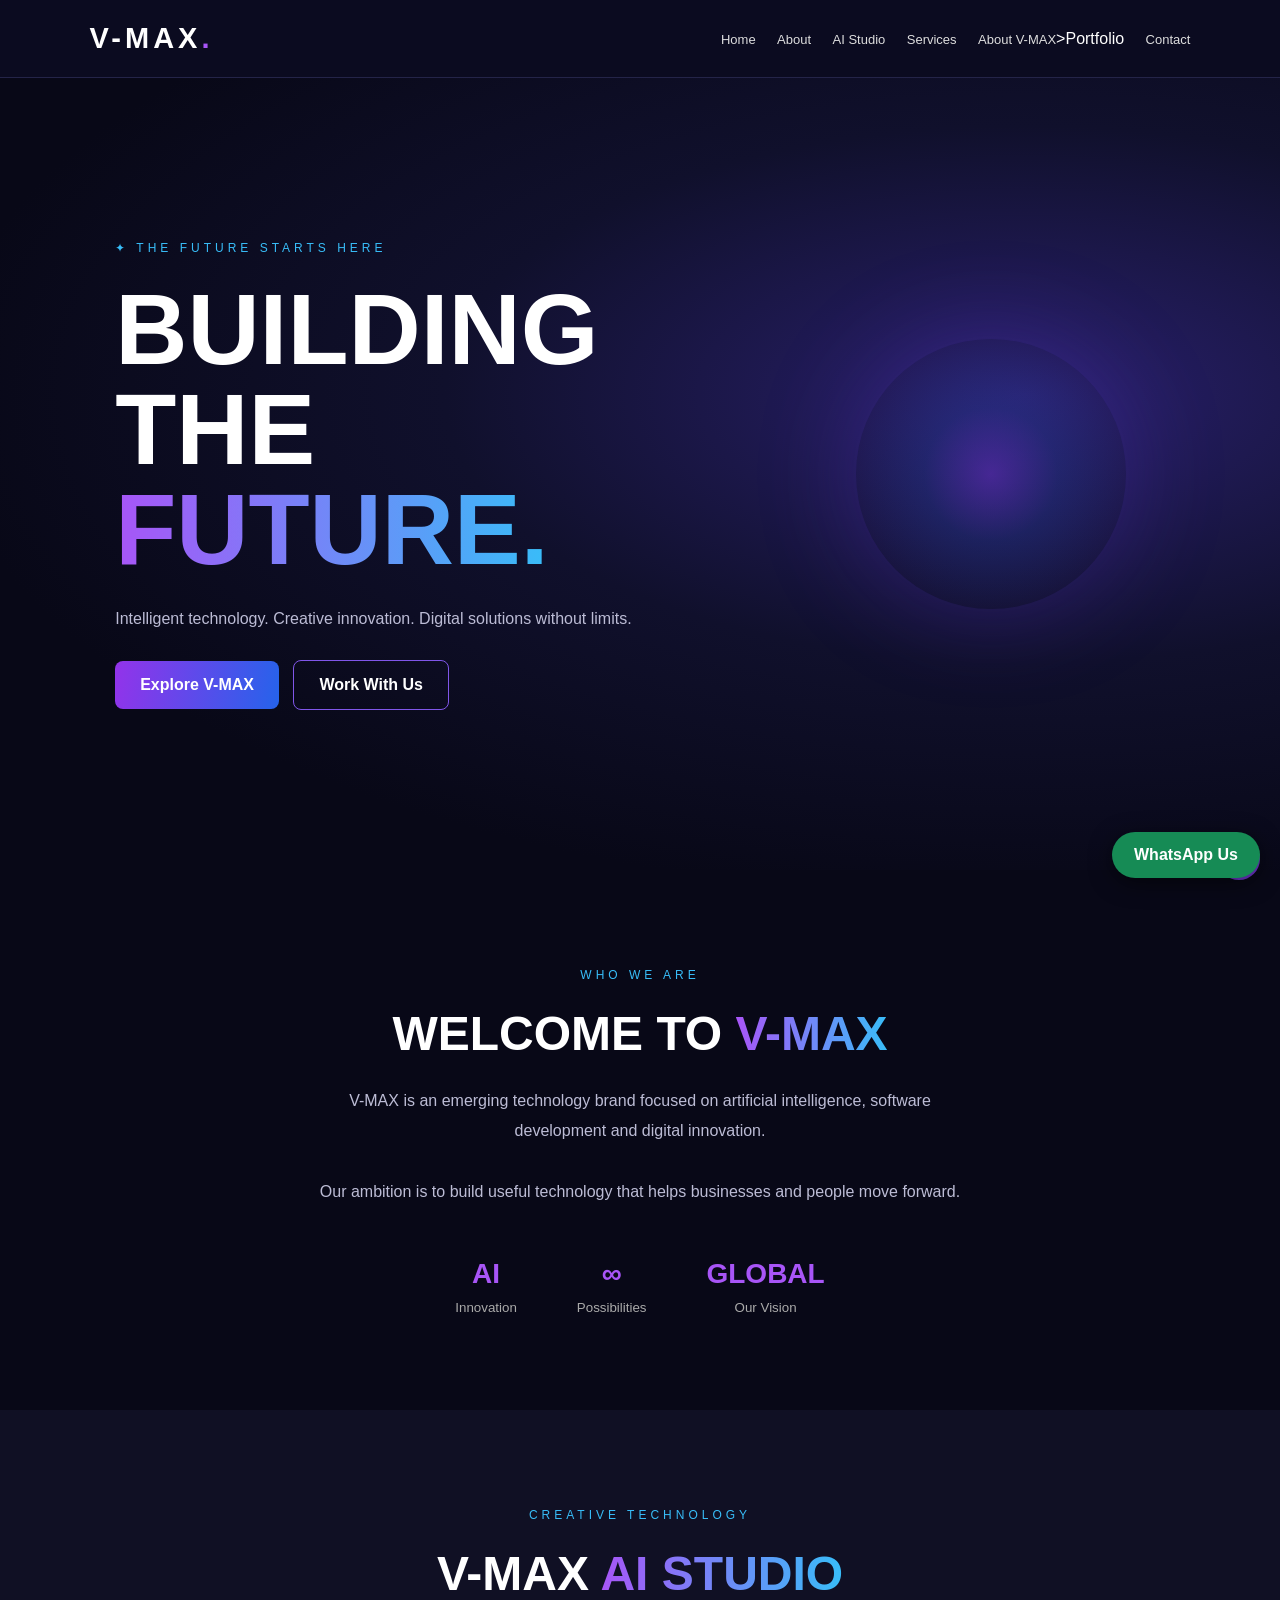
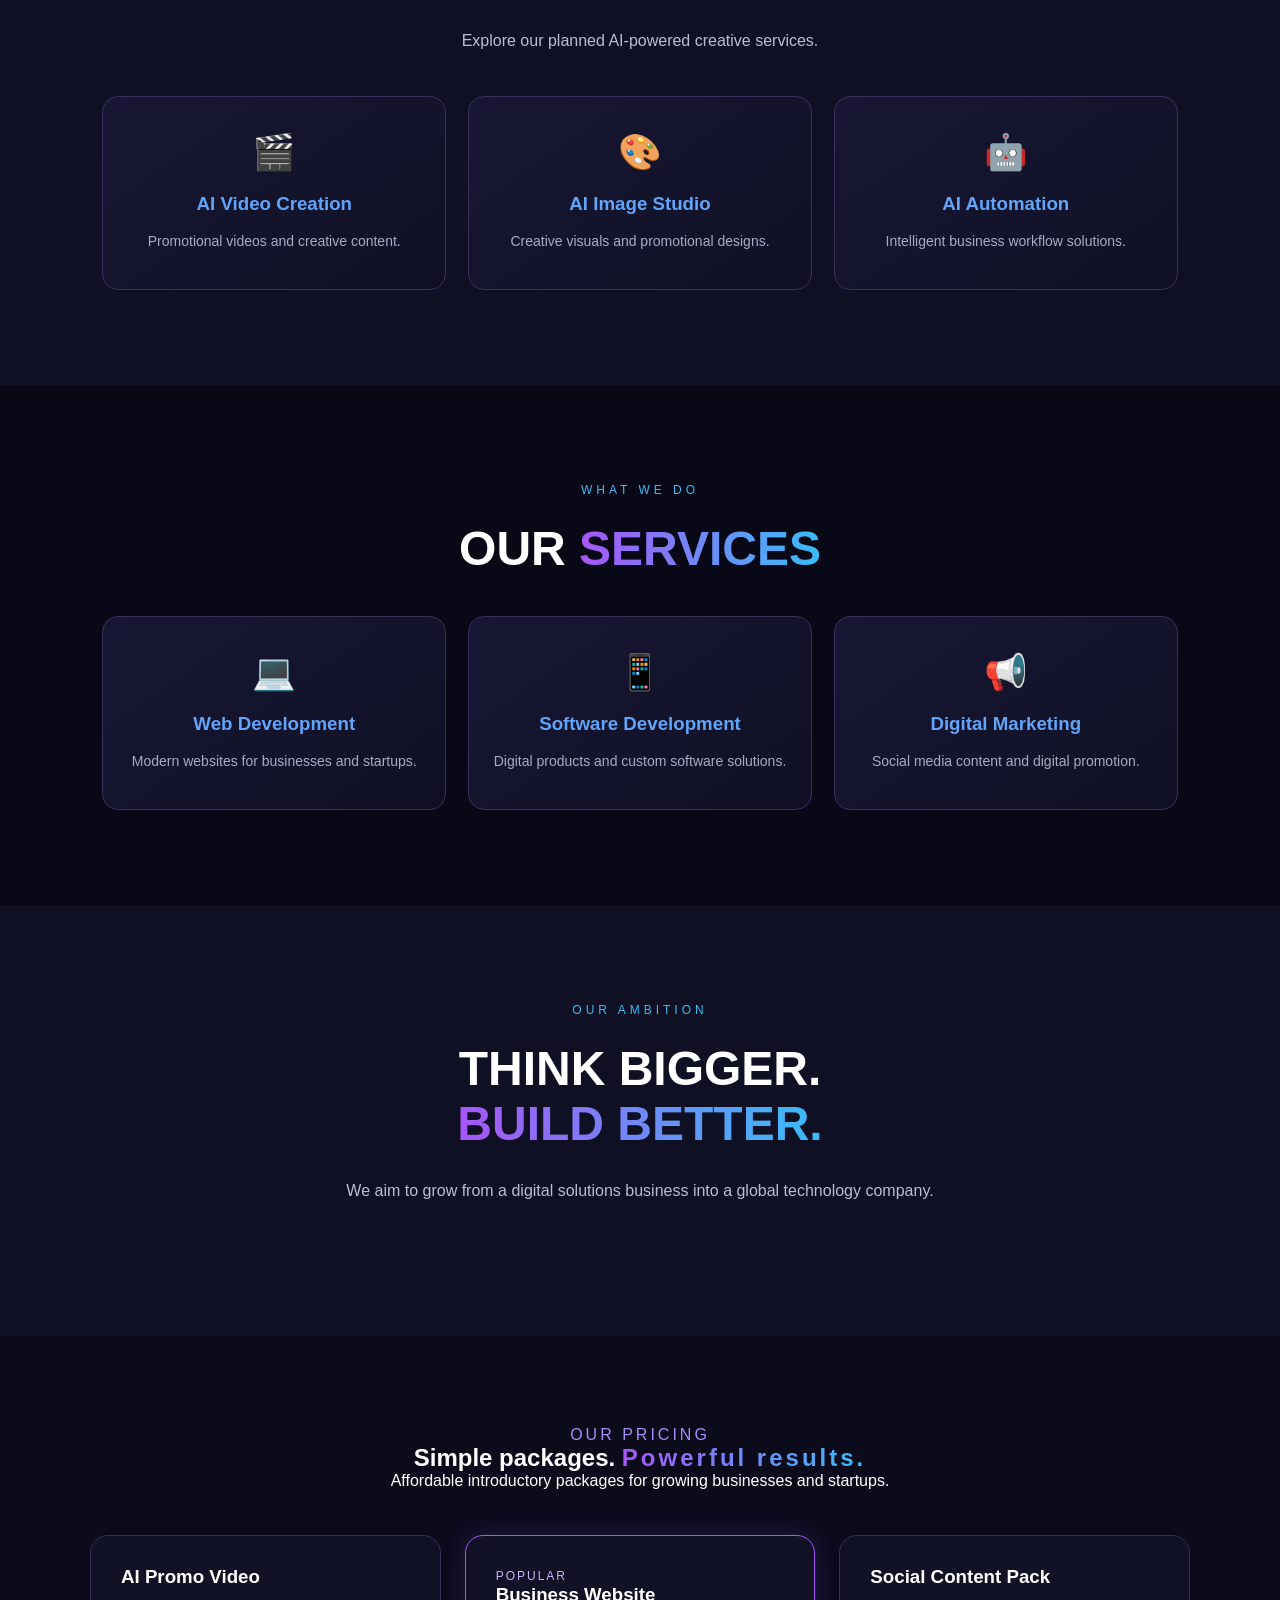
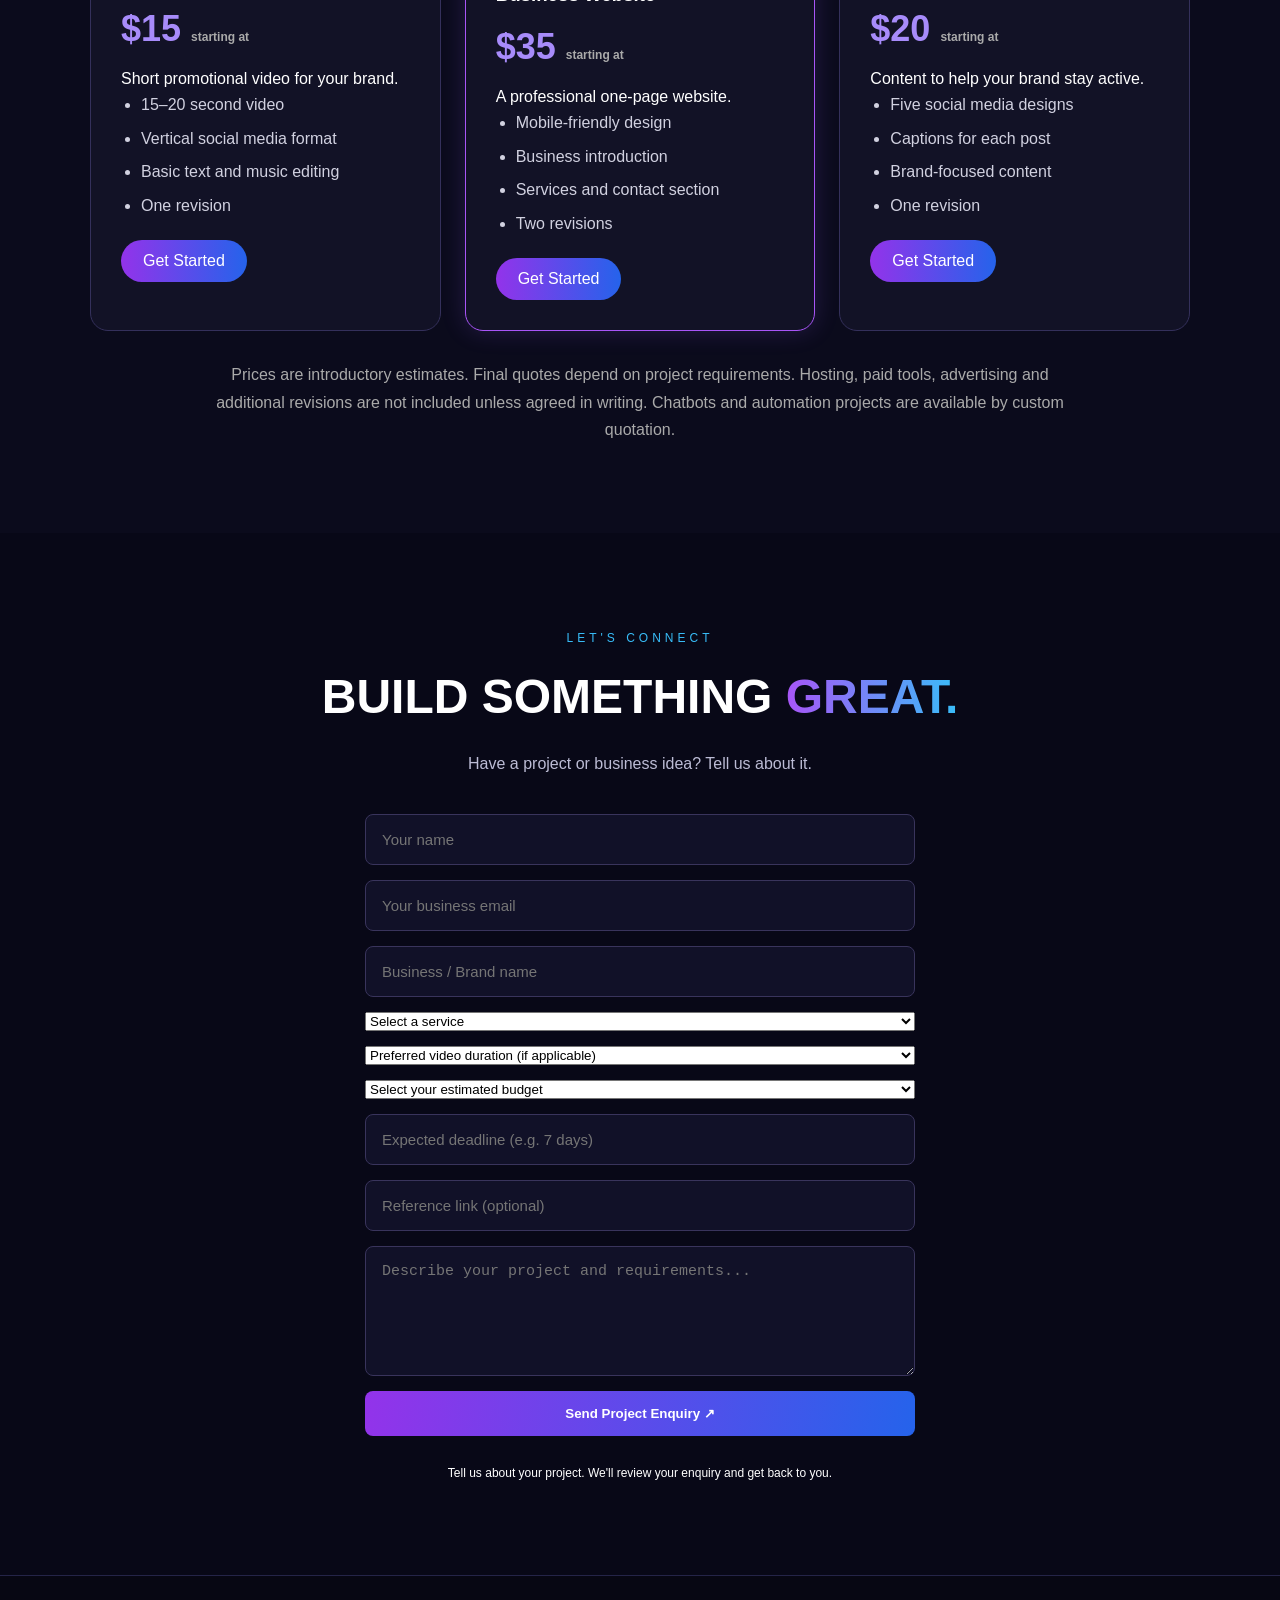
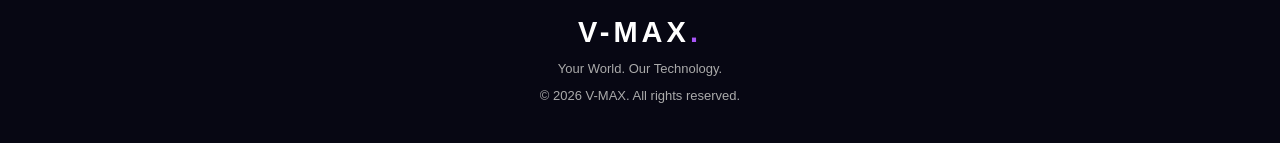
<file: index.html>
<!DOCTYPE html>
<html lang="en">
<head>
<meta charset="UTF-8">
<meta name="viewport" content="width=device-width, initial-scale=1.0">
<meta name="description" content="V-MAX provides AI solutions, software development and digital services for businesses worldwide.">
<title>V-MAX | Your World. Our Technology.</title>
<link rel="stylesheet" href="css/style.css">
<meta name="google-site-verification" content="4__phMp5_5lDzVikwB9HYrnUKyFtvqkZDDyg4TeCNyY" />
</head>
<body>

<header>
 <a class="logo" href="#home">V-MAX<span>.</span></a>
 <nav>
  <a href="#home">Home</a>
  <a href="#about">About</a>
  <a href="#studio">AI Studio</a>
  <a href="#services">Services</a>
  <a href="portfolio.html"
<a href="company/">About V-MAX</a>>Portfolio</a>
<a href="#contact">Contact</a>
 </nav>
</header>

<section class="hero" id="home">
 <div class="hero-content reveal">
  <div class="badge">✦ THE FUTURE STARTS HERE</div>
  <h1>BUILDING<br>THE <span>FUTURE.</span></h1>
  <p>Intelligent technology. Creative innovation.
  Digital solutions without limits.</p>
  <a href="#services" class="btn">Explore V-MAX</a>
  <a href="#contact" class="btn secondary">Work With Us</a>
 </div>
 <div class="orb"></div>
</section>

<section id="about" class="section">
 <div class="badge">WHO WE ARE</div>
 <h2>WELCOME TO <span>V-MAX</span></h2>
 <p class="description">
 V-MAX is an emerging technology brand focused on
 artificial intelligence, software development and
 digital innovation.
 <br><br>
 Our ambition is to build useful technology that
 helps businesses and people move forward.
 </p>
 <div class="stats">
  <div><strong>AI</strong><small>Innovation</small></div>
  <div><strong>∞</strong><small>Possibilities</small></div>
  <div><strong>GLOBAL</strong><small>Our Vision</small></div>
 </div>
</section>

<section id="studio" class="section dark">
 <div class="badge">CREATIVE TECHNOLOGY</div>
 <h2>V-MAX <span>AI STUDIO</span></h2>
 <p class="description">
 Explore our planned AI-powered creative services.
 </p>
 <div class="grid">
  <div class="card"><div class="icon">🎬</div>
   <h3>AI Video Creation</h3>
   <p>Promotional videos and creative content.</p>
  </div>
  <div class="card"><div class="icon">🎨</div>
   <h3>AI Image Studio</h3>
   <p>Creative visuals and promotional designs.</p>
  </div>
  <div class="card"><div class="icon">🤖</div>
   <h3>AI Automation</h3>
   <p>Intelligent business workflow solutions.</p>
  </div>
 </div>
</section>

<section id="services" class="section">
 <div class="badge">WHAT WE DO</div>
 <h2>OUR <span>SERVICES</span></h2>
 <div class="grid">
  <div class="card">
   <div class="icon">💻</div>
   <h3>Web Development</h3>
   <p>Modern websites for businesses and startups.</p>
  </div>
  <div class="card">
   <div class="icon">📱</div>
   <h3>Software Development</h3>
   <p>Digital products and custom software solutions.</p>
  </div>
  <div class="card">
   <div class="icon">📢</div>
   <h3>Digital Marketing</h3>
   <p>Social media content and digital promotion.</p>
  </div>
 </div>
</section>

<section class="section dark">
 <div class="badge">OUR AMBITION</div>
 <h2>THINK BIGGER.<br><span>BUILD BETTER.</span></h2>
 <p class="description">
 We aim to grow from a digital solutions business
 into a global technology company.
 </p>
</section>


<section id="pricing" class="pricing-section">
  <div class="section-heading">
    <span>OUR PRICING</span>
    <h2>Simple packages. <span>Powerful results.</span></h2>
    <p>Affordable introductory packages for growing businesses and startups.</p>
  </div>

  <div class="pricing-grid">
    <div class="pricing-card">
      <h3>AI Promo Video</h3>
      <div class="price">$15 <small>starting at</small></div>
      <p>Short promotional video for your brand.</p>
      <ul>
        <li>15–20 second video</li>
        <li>Vertical social media format</li>
        <li>Basic text and music editing</li>
        <li>One revision</li>
      </ul>
      <a href="#contact" class="pricing-btn">Get Started</a>
    </div>

    <div class="pricing-card featured">
      <span class="popular-tag">POPULAR</span>
      <h3>Business Website</h3>
      <div class="price">$35 <small>starting at</small></div>
      <p>A professional one-page website.</p>
      <ul>
        <li>Mobile-friendly design</li>
        <li>Business introduction</li>
        <li>Services and contact section</li>
        <li>Two revisions</li>
      </ul>
      <a href="#contact" class="pricing-btn">Get Started</a>
    </div>

    <div class="pricing-card">
      <h3>Social Content Pack</h3>
      <div class="price">$20 <small>starting at</small></div>
      <p>Content to help your brand stay active.</p>
      <ul>
        <li>Five social media designs</li>
        <li>Captions for each post</li>
        <li>Brand-focused content</li>
        <li>One revision</li>
      </ul>
      <a href="#contact" class="pricing-btn">Get Started</a>
    </div>
  </div>

  <p class="pricing-note">
    Prices are introductory estimates. Final quotes depend on project
    requirements. Hosting, paid tools, advertising and additional revisions
    are not included unless agreed in writing. Chatbots and automation
    projects are available by custom quotation.
  </p>
</section>

<section id="contact" class="section">
 <div class="badge">LET'S CONNECT</div>
 <h2>BUILD SOMETHING <span>GREAT.</span></h2>
 <p class="description">
 Have a project or business idea? Tell us about it.
 </p>

 
<form id="contactForm">

  <input id="name" type="text"
    placeholder="Your name" required>

  <input id="email" type="email"
    placeholder="Your business email" required>

  <input id="businessName" type="text"
    placeholder="Business / Brand name" required>

  <select id="subject" required>
    <option value="">Select a service</option>
    <option>AI Promotional Video</option>
    <option>Business Website Development</option>
    <option>Social Media Content</option>
    <option>AI Chatbot</option>
    <option>Business Automation</option>
    <option>Other Project</option>
  </select>

  <select id="duration">
    <option value="">Preferred video duration (if applicable)</option>
    <option>15 seconds</option>
    <option>30 seconds</option>
    <option>60 seconds</option>
    <option>More than 60 seconds</option>
    <option>Not applicable</option>
  </select>

  <select id="budget" required>
    <option value="">Select your estimated budget</option>
    <option>Under $25</option>
    <option>$25–$50</option>
    <option>$50–$100</option>
    <option>$100–$250</option>
    <option>$250+</option>
    <option>Need a quotation</option>
  </select>

  <input id="deadline" type="text"
    placeholder="Expected deadline (e.g. 7 days)">

  <input id="referenceLink" type="url"
    placeholder="Reference link (optional)">

  <textarea id="message"
    placeholder="Describe your project and requirements..."
    required></textarea>

  <button class="btn" type="submit">
    Send Project Enquiry ↗
  </button>

</form>

 <p id="formStatus"></p>

 <p class="contact-note">
 Tell us about your project. We'll review your enquiry and get back to you.
 </p>
</section>

<footer>
 <a class="logo" href="#home">V-MAX<span>.</span></a>
 <p>Your World. Our Technology.</p>
 <p>© 2026 V-MAX. All rights reserved.</p>
</footer>

<a class="top" href="#home">↑</a>

<script src="js/app.js"></script>

<a id="vmax-whatsapp"
href="https://wa.me/919245588302?text=Hello%20V-MAX!%20I%20am%20interested%20in%20your%20services."
target="_blank" rel="noopener">WhatsApp Us</a>

</body>
</html>
</file>
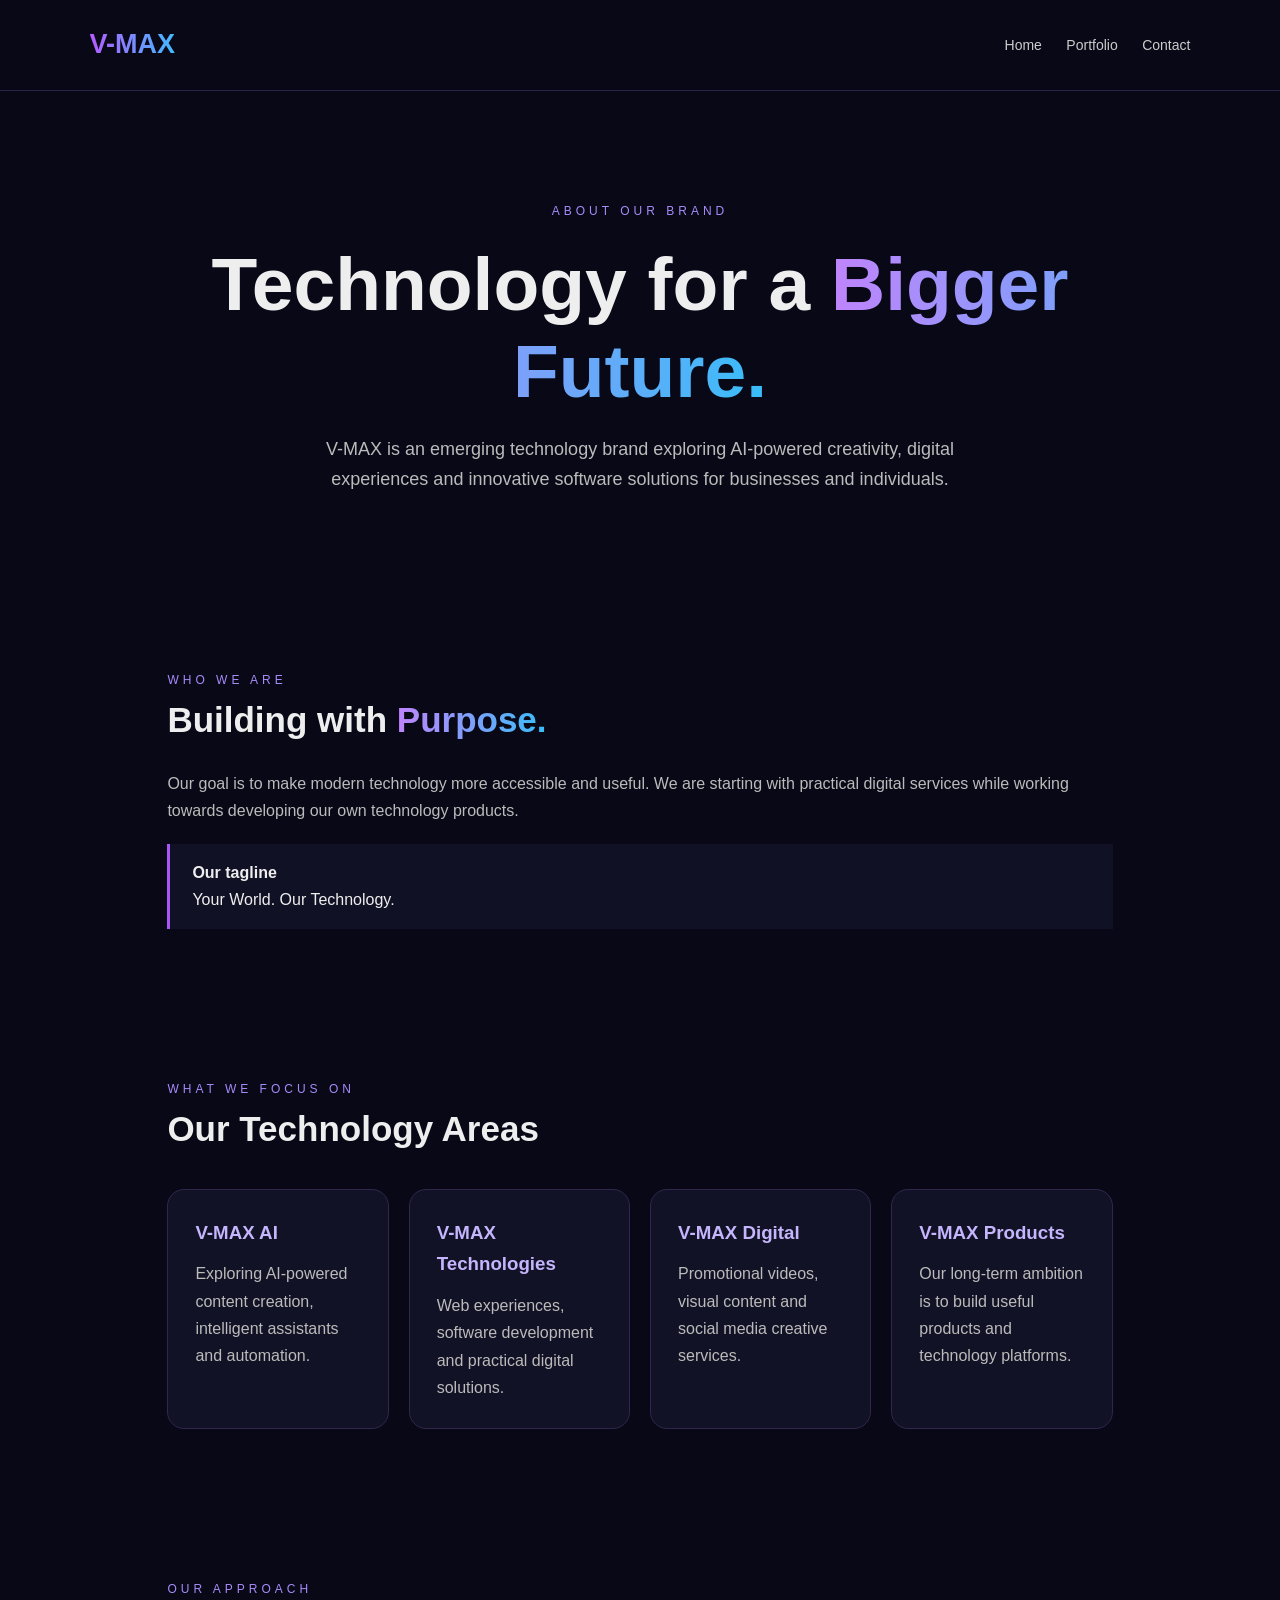
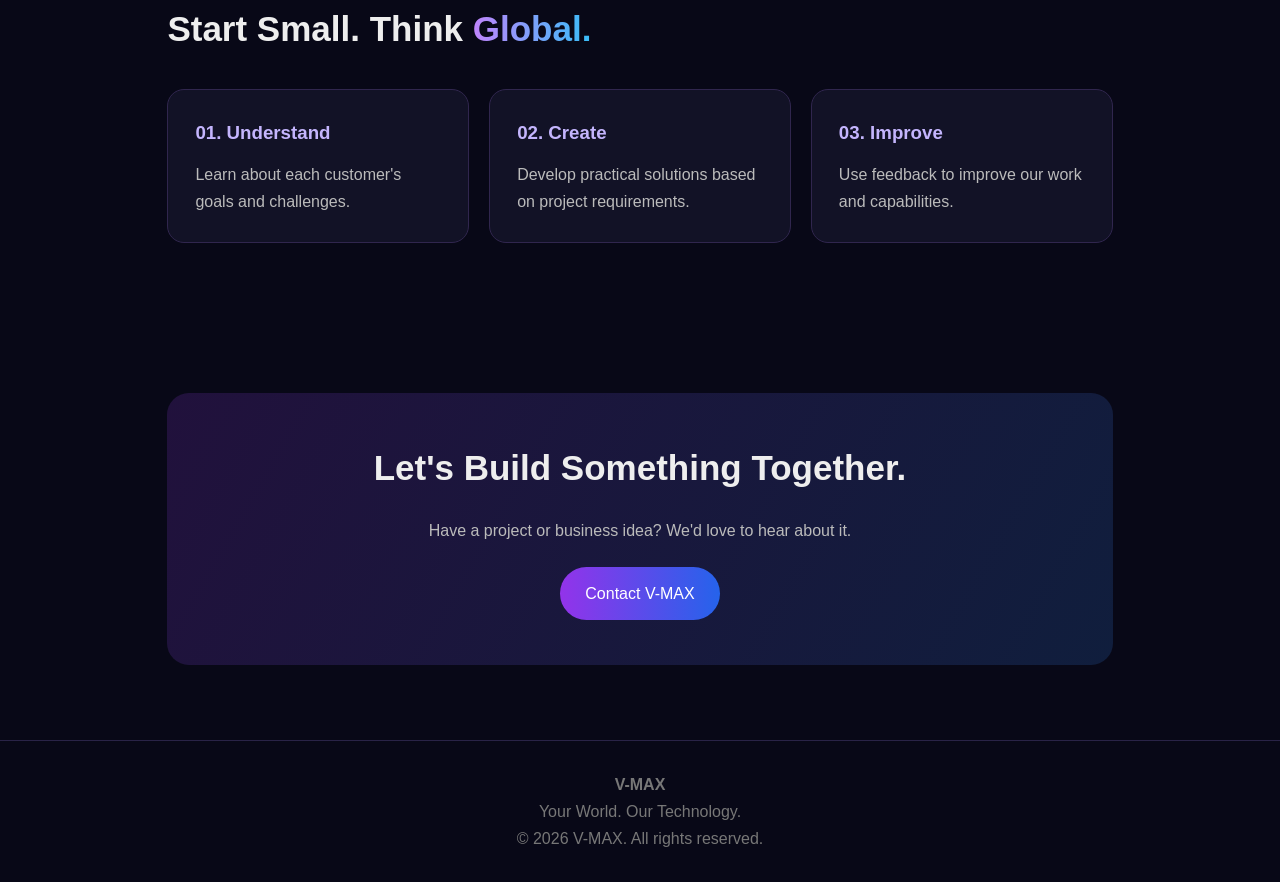
<file: company/index.html>
<!DOCTYPE html>
<html lang="en">
<head>
<meta charset="UTF-8">
<meta name="viewport" content="width=device-width, initial-scale=1.0">
<title>About V-MAX | Your World. Our Technology.</title>
<meta name="description" content="Discover V-MAX, an emerging technology brand focused on AI-powered creativity, digital solutions and software development.">
<style>
*{box-sizing:border-box;margin:0;padding:0}
body{font-family:Arial,sans-serif;background:#080817;color:#eee;line-height:1.7}
header{padding:22px 7%;display:flex;justify-content:space-between;align-items:center;border-bottom:1px solid #292347}
.logo{font-size:27px;font-weight:bold;background:linear-gradient(90deg,#b45cff,#42baff);background-clip:text;color:transparent}
nav a{color:#ccc;text-decoration:none;margin-left:20px;font-size:14px}
section{padding:75px 8%;max-width:1150px;margin:auto}
.hero{text-align:center;padding-top:110px;padding-bottom:100px}
.tag{color:#a78bfa;letter-spacing:4px;font-size:12px}
h1{font-size:clamp(40px,8vw,75px);line-height:1.15;margin:20px 0}
.gradient{background:linear-gradient(90deg,#c084fc,#38bdf8);background-clip:text;color:transparent}
p{color:#bbb}
.hero p{max-width:700px;margin:auto;font-size:18px}
h2{font-size:35px;margin-bottom:20px}
.grid{display:grid;grid-template-columns:repeat(auto-fit,minmax(220px,1fr));gap:20px;margin-top:30px}
.card{background:#121226;border:1px solid #30264e;padding:27px;border-radius:17px}
.card h3{color:#c4b5fd;margin-bottom:12px}
.highlight{border-left:3px solid #a855f7;padding:15px 22px;background:#111126;margin-top:20px}
.cta{text-align:center;background:linear-gradient(120deg,#21113c,#101e3d);border-radius:22px;padding:45px 20px}
.btn{display:inline-block;margin-top:22px;background:linear-gradient(90deg,#9333ea,#2563eb);padding:13px 25px;border-radius:30px;color:white;text-decoration:none}
footer{text-align:center;padding:30px;color:#777;border-top:1px solid #292347}
@media(max-width:600px){header{flex-direction:column;gap:12px}nav a{margin:0 7px}section{padding:55px 7%}}
</style>
</head>
<body>

<header>
<div class="logo">V-MAX</div>
<nav>
<a href="../index.html">Home</a>
<a href="../portfolio.html">Portfolio</a>
<a href="../index.html#contact">Contact</a>
</nav>
</header>

<section class="hero">
<div class="tag">ABOUT OUR BRAND</div>
<h1>Technology for a <span class="gradient">Bigger Future.</span></h1>
<p>V-MAX is an emerging technology brand exploring AI-powered creativity, digital experiences and innovative software solutions for businesses and individuals.</p>
</section>

<section>
<div class="tag">WHO WE ARE</div>
<h2>Building with <span class="gradient">Purpose.</span></h2>
<p>Our goal is to make modern technology more accessible and useful. We are starting with practical digital services while working towards developing our own technology products.</p>
<div class="highlight">
<strong>Our tagline</strong><br>
Your World. Our Technology.
</div>
</section>

<section>
<div class="tag">WHAT WE FOCUS ON</div>
<h2>Our Technology Areas</h2>
<div class="grid">
<div class="card"><h3>V-MAX AI</h3><p>Exploring AI-powered content creation, intelligent assistants and automation.</p></div>
<div class="card"><h3>V-MAX Technologies</h3><p>Web experiences, software development and practical digital solutions.</p></div>
<div class="card"><h3>V-MAX Digital</h3><p>Promotional videos, visual content and social media creative services.</p></div>
<div class="card"><h3>V-MAX Products</h3><p>Our long-term ambition is to build useful products and technology platforms.</p></div>
</div>
</section>

<section>
<div class="tag">OUR APPROACH</div>
<h2>Start Small. Think <span class="gradient">Global.</span></h2>
<div class="grid">
<div class="card"><h3>01. Understand</h3><p>Learn about each customer's goals and challenges.</p></div>
<div class="card"><h3>02. Create</h3><p>Develop practical solutions based on project requirements.</p></div>
<div class="card"><h3>03. Improve</h3><p>Use feedback to improve our work and capabilities.</p></div>
</div>
</section>

<section>
<div class="cta">
<h2>Let's Build Something Together.</h2>
<p>Have a project or business idea? We'd love to hear about it.</p>
<a class="btn" href="../index.html#contact">Contact V-MAX</a>
</div>
</section>

<footer>
<strong>V-MAX</strong><br>
Your World. Our Technology.<br>
© 2026 V-MAX. All rights reserved.
</footer>

</body>
</html>
</file>
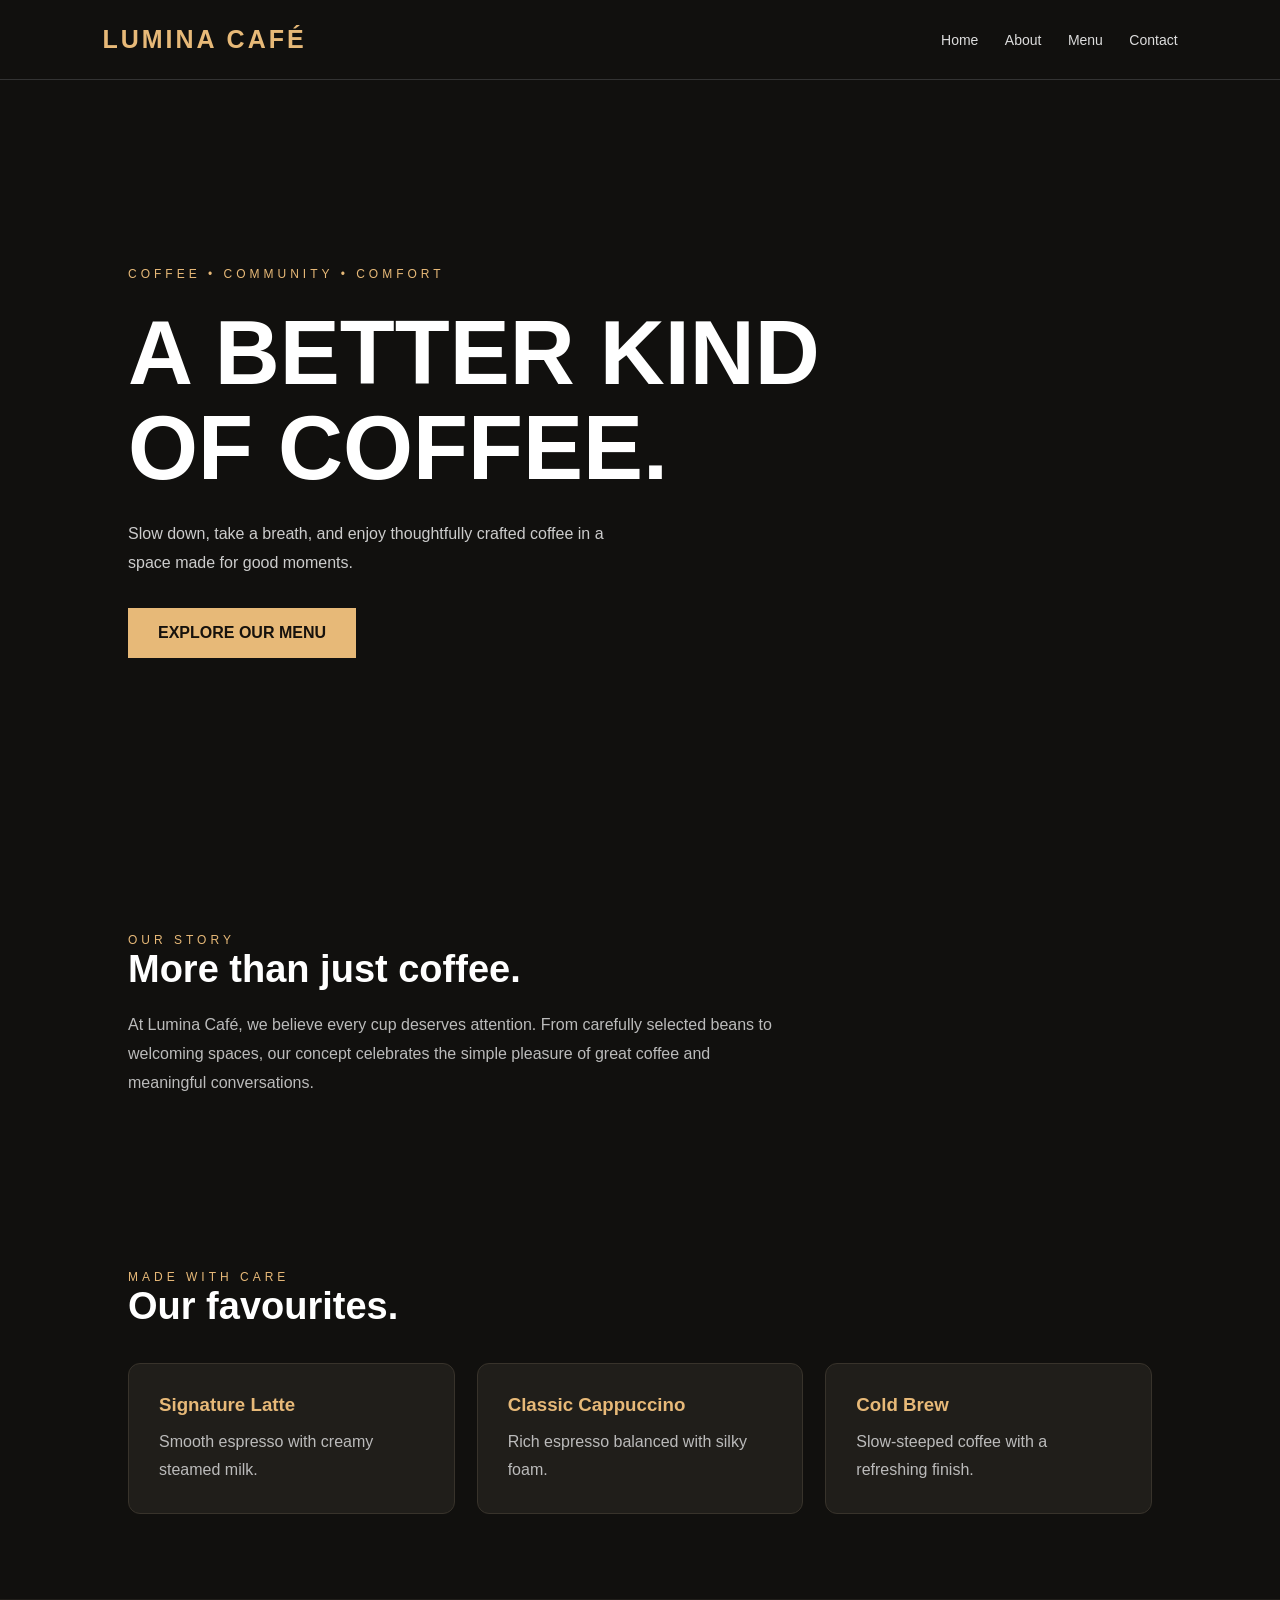
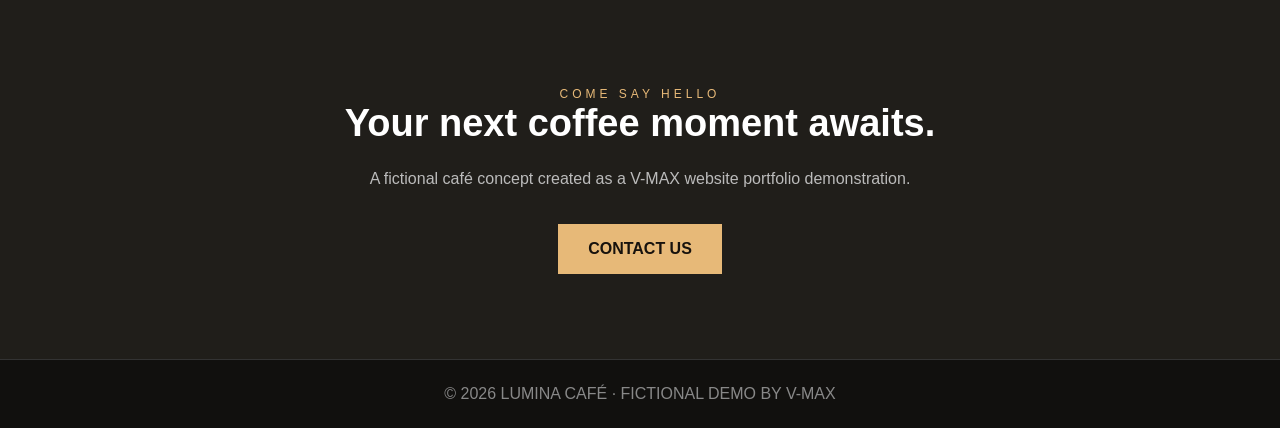
<file: demos/lumina-cafe/index.html>
<!DOCTYPE html>
<html lang="en">
<head>
<meta charset="UTF-8">
<meta name="viewport" content="width=device-width, initial-scale=1.0">
<title>LUMINA CAFÉ | A Better Kind of Coffee</title>
<style>
*{margin:0;padding:0;box-sizing:border-box}
body{background:#11100e;color:#fff;font-family:Arial,sans-serif}
header{padding:25px 8%;display:flex;justify-content:space-between;align-items:center;border-bottom:1px solid #333}
.logo{font-size:25px;font-weight:bold;letter-spacing:3px;color:#e7b978}
nav a{color:#ddd;text-decoration:none;margin-left:22px;font-size:14px}
.hero{min-height:85vh;padding:100px 10%;display:flex;flex-direction:column;justify-content:center;background:linear-gradient(90deg,#11100e 10%,#11100ebd),url('https://images.unsplash.com/photo-1445116572660-236099ec97a0?w=1600') center/cover}
.tag{color:#e7b978;letter-spacing:4px;font-size:12px}
h1{font-size:clamp(48px,8vw,90px);max-width:750px;margin:25px 0;line-height:1.05}
.hero p{color:#ccc;max-width:480px;line-height:1.8}
.btn{display:inline-block;margin-top:30px;padding:16px 30px;background:#e7b978;color:#17120d;text-decoration:none;font-weight:bold;width:max-content}
section{padding:85px 10%}
h2{font-size:38px;margin-bottom:20px}
.description{color:#bbb;line-height:1.8;max-width:650px}
.cards{display:grid;grid-template-columns:repeat(auto-fit,minmax(220px,1fr));gap:22px;margin-top:35px}
.card{background:#201e1a;padding:30px;border:1px solid #38332b;border-radius:12px}
.card h3{color:#e7b978;margin-bottom:12px}
.card p{color:#bbb;line-height:1.7}
.contact{text-align:center;background:#201e1a}
footer{text-align:center;padding:25px;color:#888;border-top:1px solid #333}
@media(max-width:600px){header{flex-direction:column;gap:18px}nav a{margin:0 7px}.hero{min-height:75vh}}
</style>
</head>
<body>
<header>
<div class="logo">LUMINA CAFÉ</div>
<nav>
<a href="#home">Home</a>
<a href="#about">About</a>
<a href="#menu">Menu</a>
<a href="#contact">Contact</a>
</nav>
</header>

<div class="hero" id="home">
<span class="tag">COFFEE • COMMUNITY • COMFORT</span>
<h1>A BETTER KIND OF COFFEE.</h1>
<p>Slow down, take a breath, and enjoy thoughtfully crafted coffee in a space made for good moments.</p>
<a class="btn" href="#menu">EXPLORE OUR MENU</a>
</div>

<section id="about">
<span class="tag">OUR STORY</span>
<h2>More than just coffee.</h2>
<p class="description">At Lumina Café, we believe every cup deserves attention. From carefully selected beans to welcoming spaces, our concept celebrates the simple pleasure of great coffee and meaningful conversations.</p>
</section>

<section id="menu">
<span class="tag">MADE WITH CARE</span>
<h2>Our favourites.</h2>
<div class="cards">
<div class="card"><h3>Signature Latte</h3><p>Smooth espresso with creamy steamed milk.</p></div>
<div class="card"><h3>Classic Cappuccino</h3><p>Rich espresso balanced with silky foam.</p></div>
<div class="card"><h3>Cold Brew</h3><p>Slow-steeped coffee with a refreshing finish.</p></div>
</div>
</section>

<section class="contact" id="contact">
<span class="tag">COME SAY HELLO</span>
<h2>Your next coffee moment awaits.</h2>
<p class="description" style="margin:auto">A fictional café concept created as a V-MAX website portfolio demonstration.</p>
<a class="btn" href="mailto:hello@example.com">CONTACT US</a>
</section>

<footer>© 2026 LUMINA CAFÉ · FICTIONAL DEMO BY V-MAX</footer>
</body>
</html>
</file>
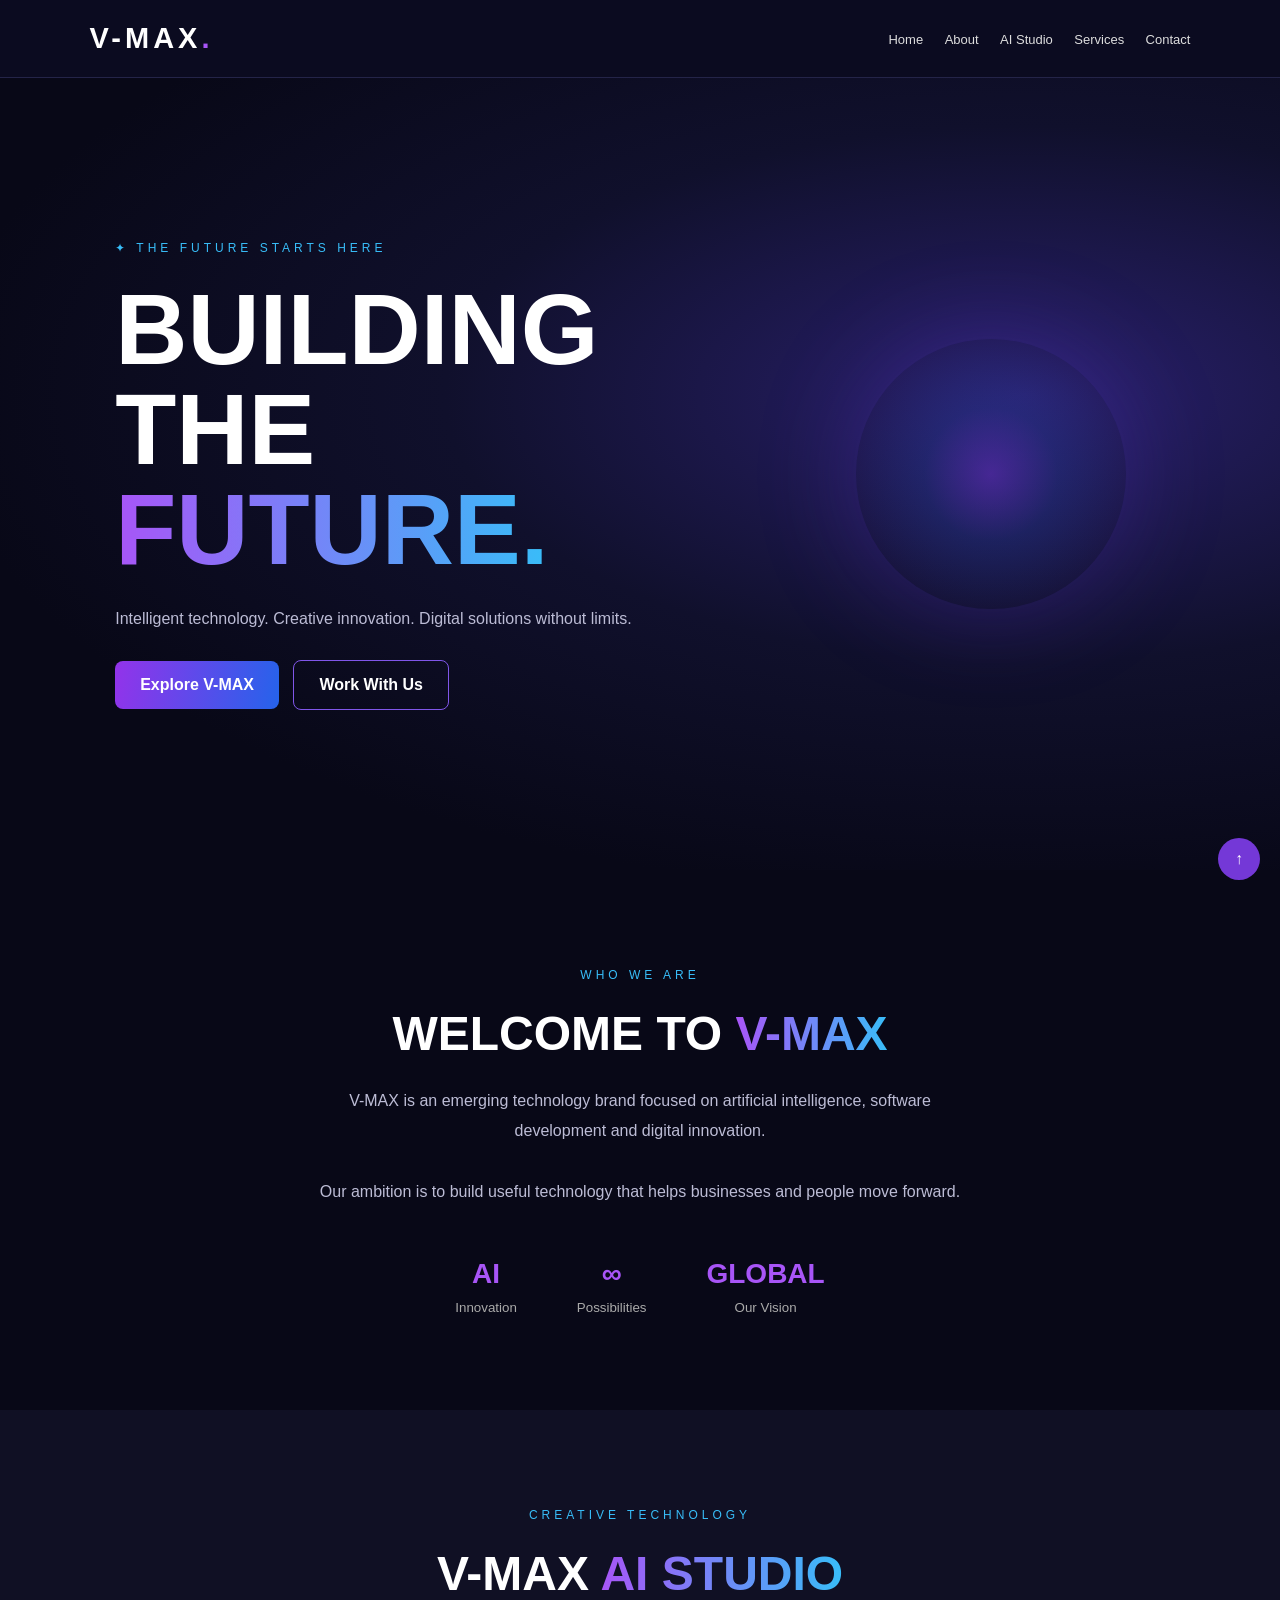
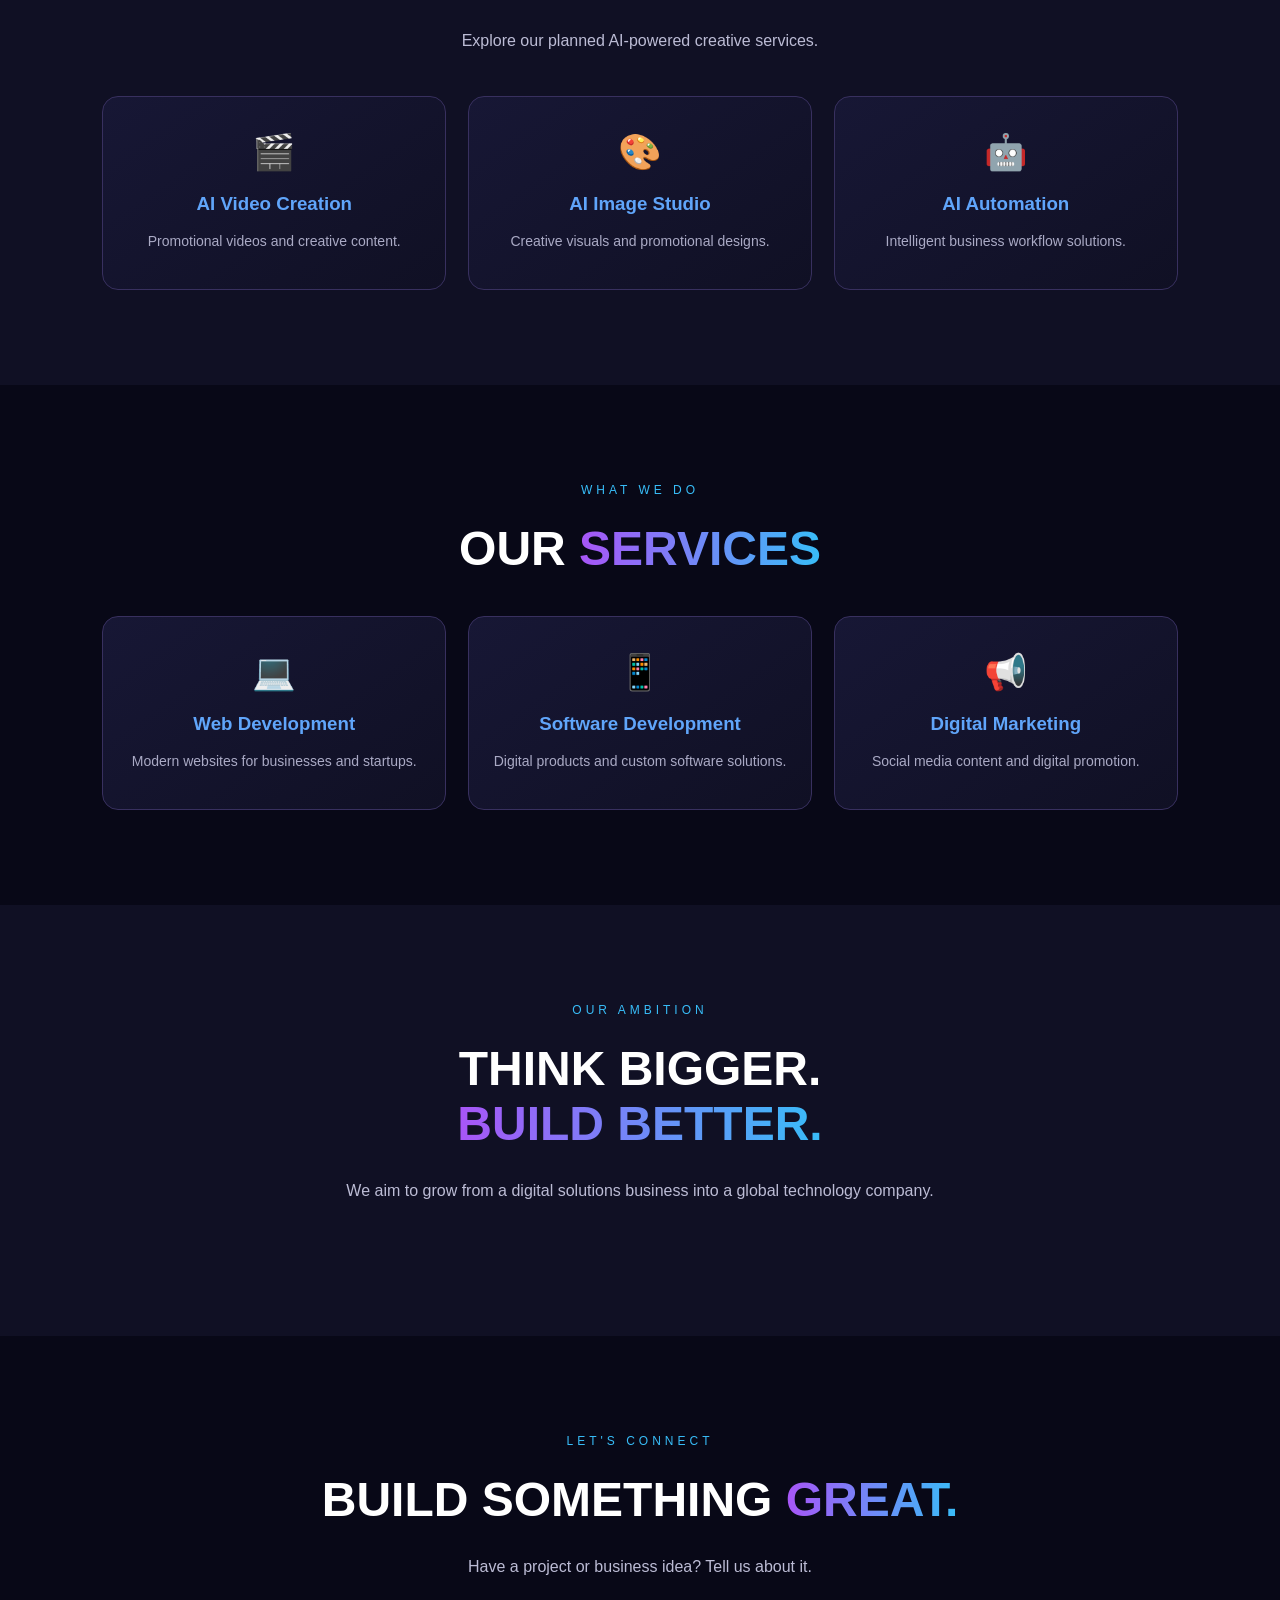
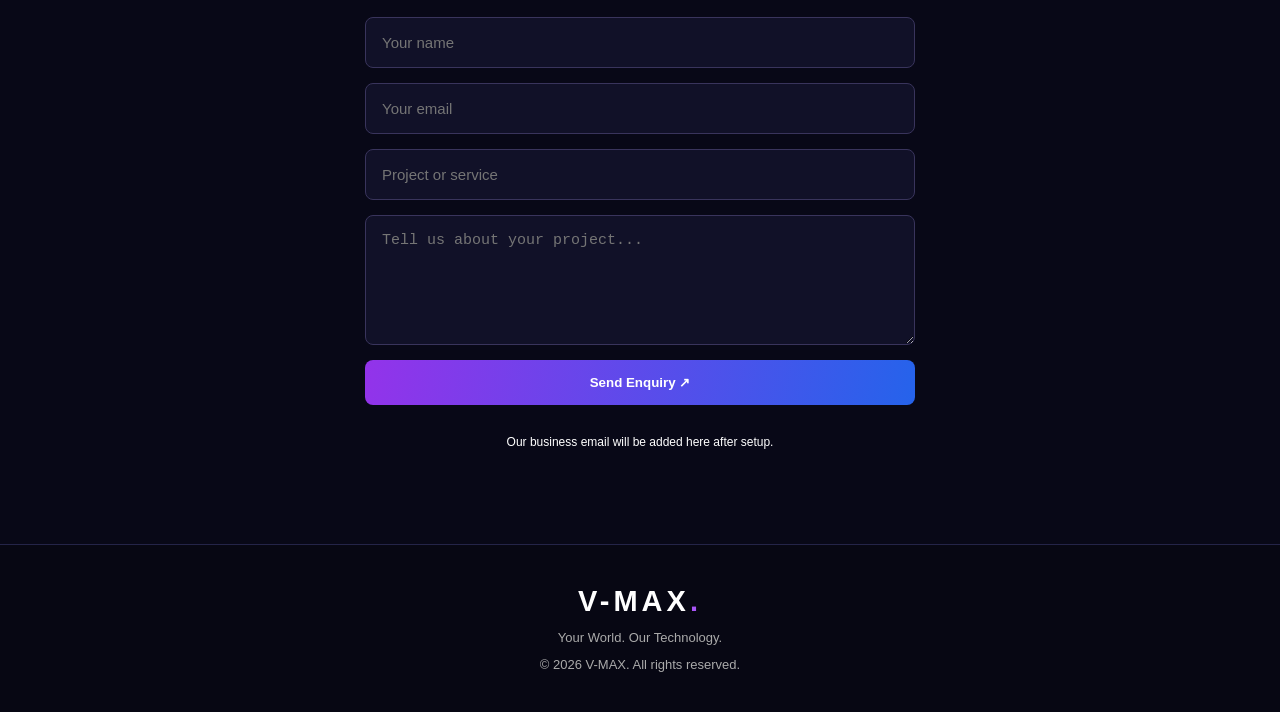
<file: index_backup.html>
<!DOCTYPE html>
<html lang="en">
<head>
<meta charset="UTF-8">
<meta name="viewport" content="width=device-width, initial-scale=1.0">
<meta name="description" content="V-MAX provides AI solutions, software development and digital services for businesses worldwide.">
<title>V-MAX | Your World. Our Technology.</title>
<link rel="stylesheet" href="css/style.css">
</head>
<body>

<header>
 <a class="logo" href="#home">V-MAX<span>.</span></a>
 <nav>
  <a href="#home">Home</a>
  <a href="#about">About</a>
  <a href="#studio">AI Studio</a>
  <a href="#services">Services</a>
  <a href="#contact">Contact</a>
 </nav>
</header>

<section class="hero" id="home">
 <div class="hero-content reveal">
  <div class="badge">✦ THE FUTURE STARTS HERE</div>
  <h1>BUILDING<br>THE <span>FUTURE.</span></h1>
  <p>Intelligent technology. Creative innovation.
  Digital solutions without limits.</p>
  <a href="#services" class="btn">Explore V-MAX</a>
  <a href="#contact" class="btn secondary">Work With Us</a>
 </div>
 <div class="orb"></div>
</section>

<section id="about" class="section">
 <div class="badge">WHO WE ARE</div>
 <h2>WELCOME TO <span>V-MAX</span></h2>
 <p class="description">
 V-MAX is an emerging technology brand focused on
 artificial intelligence, software development and
 digital innovation.
 <br><br>
 Our ambition is to build useful technology that
 helps businesses and people move forward.
 </p>
 <div class="stats">
  <div><strong>AI</strong><small>Innovation</small></div>
  <div><strong>∞</strong><small>Possibilities</small></div>
  <div><strong>GLOBAL</strong><small>Our Vision</small></div>
 </div>
</section>

<section id="studio" class="section dark">
 <div class="badge">CREATIVE TECHNOLOGY</div>
 <h2>V-MAX <span>AI STUDIO</span></h2>
 <p class="description">
 Explore our planned AI-powered creative services.
 </p>
 <div class="grid">
  <div class="card"><div class="icon">🎬</div>
   <h3>AI Video Creation</h3>
   <p>Promotional videos and creative content.</p>
  </div>
  <div class="card"><div class="icon">🎨</div>
   <h3>AI Image Studio</h3>
   <p>Creative visuals and promotional designs.</p>
  </div>
  <div class="card"><div class="icon">🤖</div>
   <h3>AI Automation</h3>
   <p>Intelligent business workflow solutions.</p>
  </div>
 </div>
</section>

<section id="services" class="section">
 <div class="badge">WHAT WE DO</div>
 <h2>OUR <span>SERVICES</span></h2>
 <div class="grid">
  <div class="card">
   <div class="icon">💻</div>
   <h3>Web Development</h3>
   <p>Modern websites for businesses and startups.</p>
  </div>
  <div class="card">
   <div class="icon">📱</div>
   <h3>Software Development</h3>
   <p>Digital products and custom software solutions.</p>
  </div>
  <div class="card">
   <div class="icon">📢</div>
   <h3>Digital Marketing</h3>
   <p>Social media content and digital promotion.</p>
  </div>
 </div>
</section>

<section class="section dark">
 <div class="badge">OUR AMBITION</div>
 <h2>THINK BIGGER.<br><span>BUILD BETTER.</span></h2>
 <p class="description">
 We aim to grow from a digital solutions business
 into a global technology company.
 </p>
</section>

<section id="contact" class="section">
 <div class="badge">LET'S CONNECT</div>
 <h2>BUILD SOMETHING <span>GREAT.</span></h2>
 <p class="description">
 Have a project or business idea? Tell us about it.
 </p>

 <form id="contactForm">
  <input id="name" type="text" placeholder="Your name" required>
  <input id="email" type="email" placeholder="Your email" required>
  <input id="subject" type="text" placeholder="Project or service" required>
  <textarea id="message" placeholder="Tell us about your project..." required></textarea>
  <button class="btn" type="submit">Send Enquiry ↗</button>
 </form>
 <p id="formStatus"></p>

 <p class="contact-note">
 Our business email will be added here after setup.
 </p>
</section>

<footer>
 <a class="logo" href="#home">V-MAX<span>.</span></a>
 <p>Your World. Our Technology.</p>
 <p>© 2026 V-MAX. All rights reserved.</p>
</footer>

<a class="top" href="#home">↑</a>

<script src="js/app.js"></script>
</body>
</html>
</file>
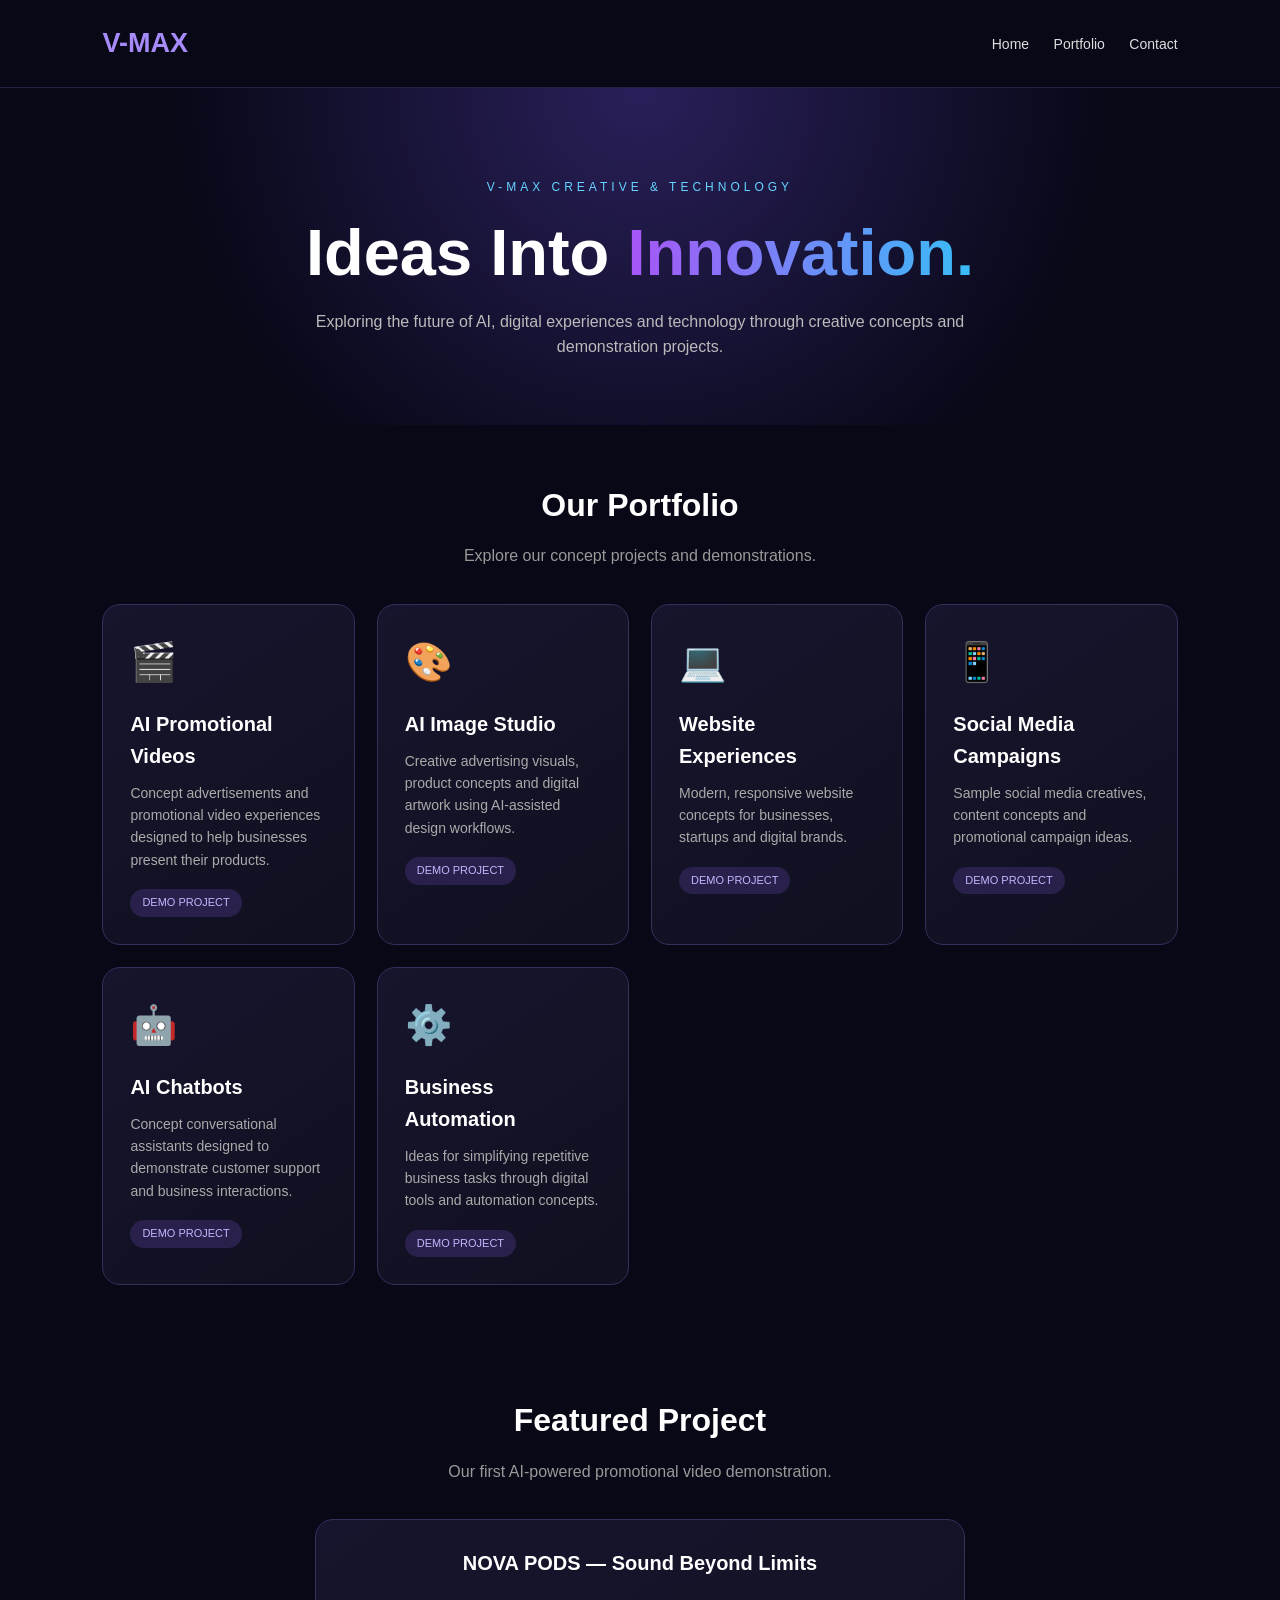
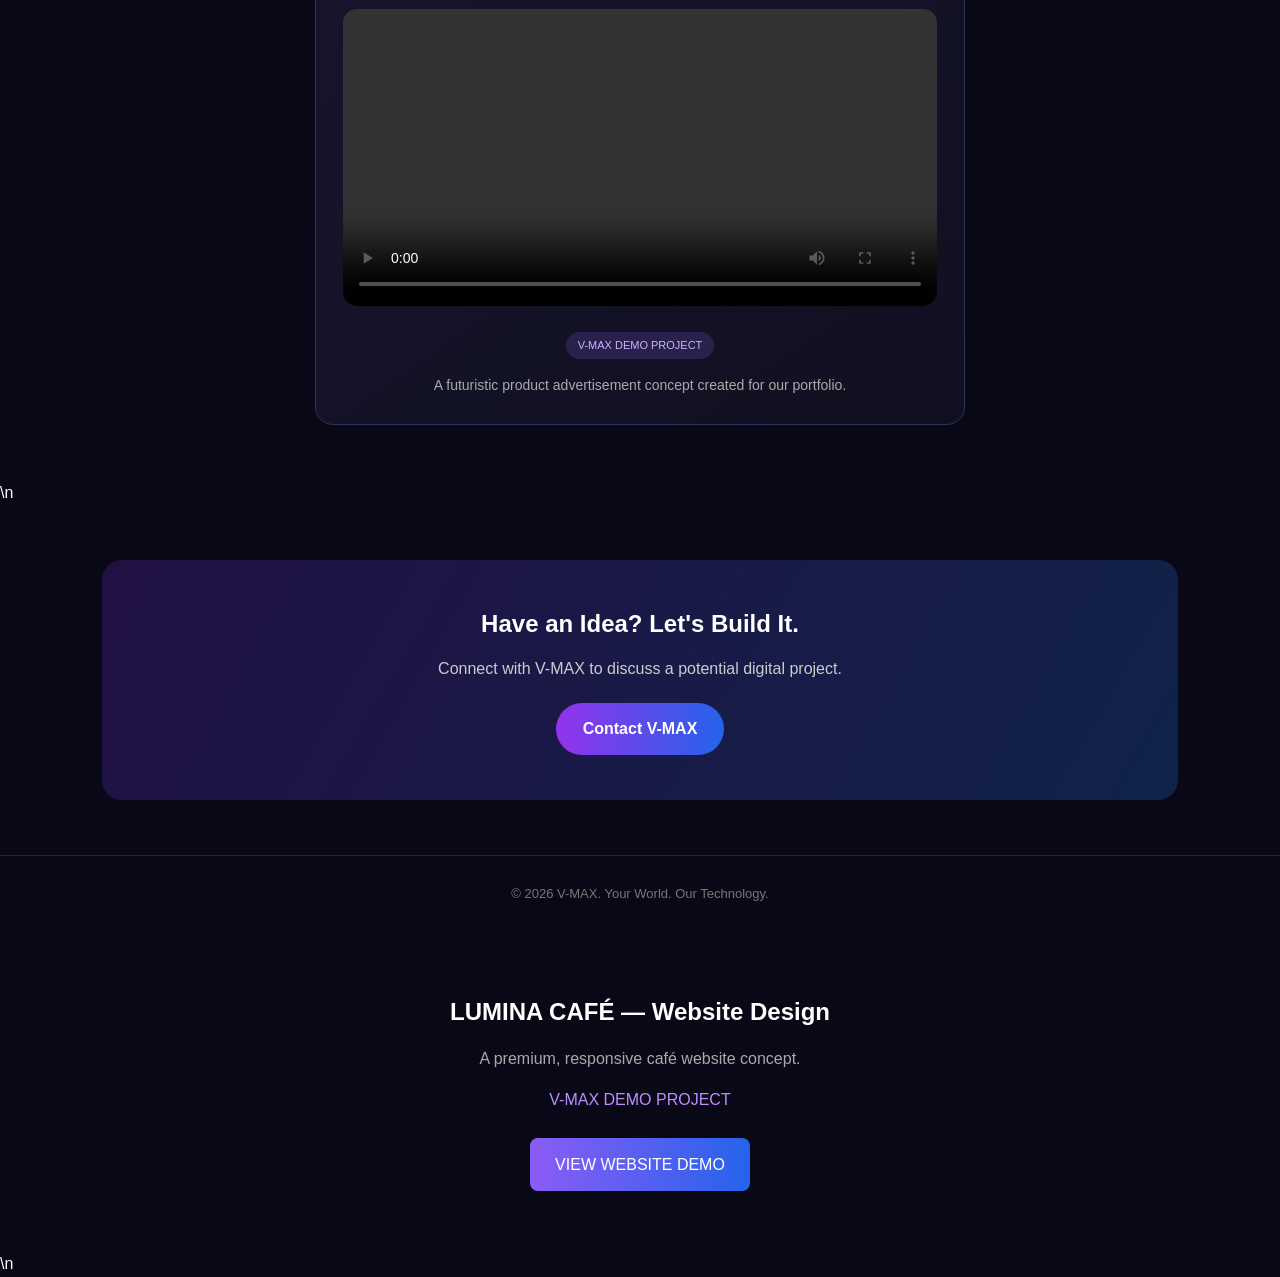
<file: portfolio.html>
<!DOCTYPE html>
<html lang="en">
<head>
<meta charset="UTF-8">
<meta name="viewport" content="width=device-width, initial-scale=1.0">
<title>V-MAX | Our Portfolio</title>
<style>
*{margin:0;padding:0;box-sizing:border-box}
body{font-family:Arial,sans-serif;background:#080817;color:#fff;line-height:1.6}
header{padding:22px 8%;display:flex;justify-content:space-between;align-items:center;border-bottom:1px solid #252344}
.logo{font-size:27px;font-weight:900;color:#a78bfa}
nav a{color:#ddd;text-decoration:none;margin-left:20px;font-size:14px}
.hero{text-align:center;padding:90px 20px 65px;background:radial-gradient(circle at top,#29205a,#080817 65%)}
.tag{color:#65d5ff;letter-spacing:4px;font-size:12px}
h1{font-size:clamp(38px,7vw,65px);line-height:1.1;margin:20px 0}
h1 span{background:linear-gradient(90deg,#a855f7,#38bdf8);background-clip:text;color:transparent}
.hero p{max-width:650px;margin:auto;color:#bbb}
section{padding:55px 8%}
.section-title{text-align:center;font-size:32px;margin-bottom:12px}
.subtitle{text-align:center;color:#999;margin-bottom:35px}
.grid{display:grid;grid-template-columns:repeat(auto-fit,minmax(230px,1fr));gap:22px}
.card{background:linear-gradient(145deg,#17152d,#101020);border:1px solid #34305c;border-radius:18px;padding:27px;transition:.3s}
.card:hover{transform:translateY(-7px);border-color:#a855f7;box-shadow:0 10px 35px #6d28d933}
.icon{font-size:38px;margin-bottom:15px}
.card h3{font-size:20px;margin-bottom:10px}
.card p{color:#aaa;font-size:14px}
.badge{display:inline-block;margin-top:18px;padding:5px 12px;border-radius:20px;background:#29204c;color:#c4b5fd;font-size:11px}
.cta{text-align:center;background:linear-gradient(120deg,#211044,#10234a);border-radius:20px;padding:45px 20px}
.cta p{color:#ccc;margin:12px 0 22px}
.btn{display:inline-block;background:linear-gradient(90deg,#9333ea,#2563eb);color:white;text-decoration:none;padding:13px 27px;border-radius:30px;font-weight:bold}
footer{text-align:center;padding:28px;color:#777;border-top:1px solid #252344;font-size:13px}
@media(max-width:600px){header{padding:18px 5%;flex-direction:column;gap:12px}nav a{margin:0 8px}section{padding:45px 5%}}
</style>
</head>
<body>

<header>
<div class="logo">V-MAX</div>
<nav>
<a href="index.html">Home</a>
<a href="#projects">Portfolio</a>
<a href="#contact">Contact</a>
</nav>
</header>

<div class="hero">
<div class="tag">V-MAX CREATIVE & TECHNOLOGY</div>
<h1>Ideas Into <span>Innovation.</span></h1>
<p>Exploring the future of AI, digital experiences and technology through creative concepts and demonstration projects.</p>
</div>

<section id="projects">
<h2 class="section-title">Our Portfolio</h2>
<p class="subtitle">Explore our concept projects and demonstrations.</p>

<div class="grid">

<div class="card">
<div class="icon">🎬</div>
<h3>AI Promotional Videos</h3>
<p>Concept advertisements and promotional video experiences designed to help businesses present their products.</p>
<span class="badge">DEMO PROJECT</span>
</div>

<div class="card">
<div class="icon">🎨</div>
<h3>AI Image Studio</h3>
<p>Creative advertising visuals, product concepts and digital artwork using AI-assisted design workflows.</p>
<span class="badge">DEMO PROJECT</span>
</div>

<div class="card">
<div class="icon">💻</div>
<h3>Website Experiences</h3>
<p>Modern, responsive website concepts for businesses, startups and digital brands.</p>
<span class="badge">DEMO PROJECT</span>
</div>

<div class="card">
<div class="icon">📱</div>
<h3>Social Media Campaigns</h3>
<p>Sample social media creatives, content concepts and promotional campaign ideas.</p>
<span class="badge">DEMO PROJECT</span>
</div>

<div class="card">
<div class="icon">🤖</div>
<h3>AI Chatbots</h3>
<p>Concept conversational assistants designed to demonstrate customer support and business interactions.</p>
<span class="badge">DEMO PROJECT</span>
</div>

<div class="card">
<div class="icon">⚙️</div>
<h3>Business Automation</h3>
<p>Ideas for simplifying repetitive business tasks through digital tools and automation concepts.</p>
<span class="badge">DEMO PROJECT</span>
</div>

</div>
</section>


<section id="featured-video">
<h2 class="section-title">Featured Project</h2>
<p class="subtitle">Our first AI-powered promotional video demonstration.</p>

<div class="card" style="max-width:650px;margin:auto;text-align:center">
<h3>NOVA PODS — Sound Beyond Limits</h3>
<video controls playsinline preload="metadata"
style="width:100%;max-height:650px;border-radius:14px;margin-top:20px">
<source src="assets/videos/nova-pods-demo.mp4" type="video/mp4">
Your browser does not support video playback.
</video>
<span class="badge">V-MAX DEMO PROJECT</span>
<p style="margin-top:15px">A futuristic product advertisement concept created for our portfolio.</p>
</div>
</section>
\n<section id="contact">
<div class="cta">
<h2>Have an Idea? Let's Build It.</h2>
<p>Connect with V-MAX to discuss a potential digital project.</p>
<a class="btn" href="index.html#contact">Contact V-MAX</a>
</div>
</section>

<footer>
© 2026 V-MAX. Your World. Our Technology.
</footer>


<section id="lumina-demo" style="padding:60px 8%;text-align:center">
  <h2>LUMINA CAFÉ — Website Design</h2>
  <p style="margin:15px 0;color:#aaa">
    A premium, responsive café website concept.
  </p>
  <span style="color:#bd8cff">V-MAX DEMO PROJECT</span>
  <br><br>
  <a href="demos/lumina-cafe/"
     style="display:inline-block;padding:14px 25px;background:linear-gradient(90deg,#8b5cf6,#2563eb);color:white;text-decoration:none;border-radius:8px">
     VIEW WEBSITE DEMO
  </a>
</section>
\n</body>
</html>
</file>
<file: css/style.css>
* {
 margin:0;
 padding:0;
 box-sizing:border-box;
 scroll-behavior:smooth;
}
body {
 background:#080817;
 color:white;
 font-family:Arial,sans-serif;
 overflow-x:hidden;
}
span {
 color:#a855f7;
}
header {
 display:flex;
 justify-content:space-between;
 align-items:center;
 padding:22px 7%;
 background:#0b0b20;
 position:sticky;
 top:0;
 z-index:100;
 border-bottom:1px solid #242448;
}
.logo {
 font-size:29px;
 font-weight:900;
 letter-spacing:4px;
 color:white;
 text-decoration:none;
}
nav a {
 color:#ddd;
 text-decoration:none;
 margin-left:17px;
 font-size:13px;
 transition:.3s;
}
nav a:hover {
 color:#38bdf8;
}
.hero {
 min-height:88vh;
 display:flex;
 align-items:center;
 padding:70px 9%;
 position:relative;
 background:radial-gradient(ellipse at 80% 40%,#29206c,#10102c 40%,#080817 75%);
}
.hero-content {
 position:relative;
 z-index:2;
 max-width:650px;
}
.badge {
 display:inline-block;
 color:#38bdf8;
 font-size:12px;
 letter-spacing:4px;
 margin-bottom:24px;
}
h1 {
 font-size:clamp(55px,10vw,100px);
 line-height:1;
 margin-bottom:25px;
}
h1 span,h2 span {
 background:linear-gradient(90deg,#a855f7,#38bdf8);
 -webkit-background-clip:text;
 -webkit-text-fill-color:transparent;
}
.hero p,.description {
 color:#bcbcd5;
 line-height:1.9;
 max-width:650px;
 margin-bottom:25px;
}
.btn {
 display:inline-block;
 padding:15px 25px;
 border:0;
 border-radius:8px;
 background:linear-gradient(100deg,#9333ea,#2563eb);
 color:white;
 text-decoration:none;
 font-weight:bold;
 cursor:pointer;
 transition:.3s;
}
.btn:hover {
 transform:translateY(-4px);
 box-shadow:0 0 25px #7538eb88;
}
.secondary {
 background:transparent;
 border:1px solid #8056e9;
 margin-left:10px;
}
.orb {
 position:absolute;
 width:270px;
 height:270px;
 right:12%;
 border-radius:50%;
 background:radial-gradient(circle,#7c3aed66,#2563eb22,transparent 70%);
 box-shadow:0 0 100px #5832c955;
 animation:float 5s infinite ease-in-out;
}
@keyframes float {
 50% {transform:translateY(-25px) scale(1.08)}
}
.section {
 padding:95px 8%;
 text-align:center;
}
.dark {
 background:#101024;
}
.section h2 {
 font-size:clamp(30px,6vw,48px);
 margin-bottom:25px;
}
.description {
 margin:0 auto 35px;
}
.grid {
 display:grid;
 grid-template-columns:repeat(auto-fit,minmax(220px,1fr));
 gap:22px;
 margin-top:40px;
}
.card {
 padding:35px 24px;
 background:linear-gradient(145deg,#171735,#101024);
 border:1px solid #38305f;
 border-radius:16px;
 transition:.35s;
}
.card:hover {
 transform:translateY(-9px);
 border-color:#a855f7;
 box-shadow:0 10px 35px #6d28d933;
}
.icon {
 font-size:35px;
 margin-bottom:20px;
}
.card h3 {
 color:#60a5fa;
 margin-bottom:15px;
}
.card p {
 color:#aaaac5;
 line-height:1.7;
 font-size:14px;
}
.stats {
 display:flex;
 justify-content:center;
 flex-wrap:wrap;
 gap:60px;
 margin-top:50px;
}
.stats div {
 display:flex;
 flex-direction:column;
 gap:10px;
}
.stats strong {
 font-size:28px;
 color:#a855f7;
}
.stats small {
 color:#aaa;
}
form {
 max-width:550px;
 margin:30px auto;
 display:grid;
 gap:15px;
}
input,textarea {
 width:100%;
 padding:16px;
 border-radius:8px;
 border:1px solid #39345c;
 background:#111128;
 color:white;
 font-size:15px;
 outline:none;
}
input:focus,textarea:focus {
 border-color:#a855f7;
}
textarea {
 min-height:130px;
 resize:vertical;
}
.contact-note {
 font-size:12px;
}
footer {
 padding:40px 20px;
 text-align:center;
 background:#070713;
 border-top:1px solid #242448;
}
footer p {
 color:#aaa;
 margin-top:12px;
 font-size:13px;
}
.top {
 position:fixed;
 bottom:20px;
 right:20px;
 padding:12px 17px;
 border-radius:50%;
 background:#7438d7;
 color:white;
 text-decoration:none;
}
.reveal {
 animation:appear 1.2s ease;
}
@keyframes appear {
 from {opacity:0;transform:translateY(30px)}
 to {opacity:1;transform:translateY(0)}
}
@media(max-width:650px) {
 header {
  flex-direction:column;
  gap:18px;
 }
 nav a {
  margin:0 6px;
  font-size:11px;
 }
 .hero {
  min-height:75vh;
 }
 .orb {
  width:150px;
  height:150px;
  right:3%;
 }
 .secondary {
  margin-left:0;
  margin-top:12px;
 }
}


/* V-MAX Pricing */
.pricing-section {
  padding: 90px 7%;
  background: #0b0b1c;
}
.pricing-section .section-heading {
  text-align: center;
  margin-bottom: 45px;
}
.pricing-section .section-heading span {
  color: #a78bfa;
  letter-spacing: 3px;
}
.pricing-section .section-heading h2 span {
  background: linear-gradient(90deg,#a855f7,#38bdf8);
  -webkit-background-clip: text;
  color: transparent;
}
.pricing-grid {
  display: grid;
  grid-template-columns: repeat(auto-fit,minmax(230px,1fr));
  gap: 24px;
  max-width: 1100px;
  margin: auto;
}
.pricing-card {
  position: relative;
  padding: 30px;
  border: 1px solid #34305b;
  border-radius: 18px;
  background: #121226;
}
.pricing-card.featured {
  border-color: #a855f7;
  box-shadow: 0 0 25px #8b5cf633;
}
.pricing-card h3 { color: white; }
.pricing-card .price {
  font-size: 36px;
  font-weight: bold;
  color: #a78bfa;
  margin: 20px 0;
}
.pricing-card .price small {
  font-size: 12px;
  color: #aaa;
}
.pricing-card ul {
  padding-left: 20px;
  line-height: 2.1;
  color: #d1d1e0;
}
.pricing-btn {
  display: inline-block;
  margin-top: 18px;
  padding: 12px 22px;
  border-radius: 25px;
  color: white;
  text-decoration: none;
  background: linear-gradient(90deg,#9333ea,#2563eb);
}
.popular-tag {
  color: #c4b5fd;
  font-size: 12px;
  letter-spacing: 2px;
}
.pricing-note {
  max-width: 850px;
  margin: 30px auto 0;
  text-align: center;
  color: #aaa;
  line-height: 1.7;
}

#vmax-whatsapp {
position:fixed;right:20px;bottom:22px;z-index:9999;
padding:14px 22px;border-radius:35px;background:#168b55;
color:white;text-decoration:none;font-weight:bold;
box-shadow:0 5px 22px #0008;
}
</file>
